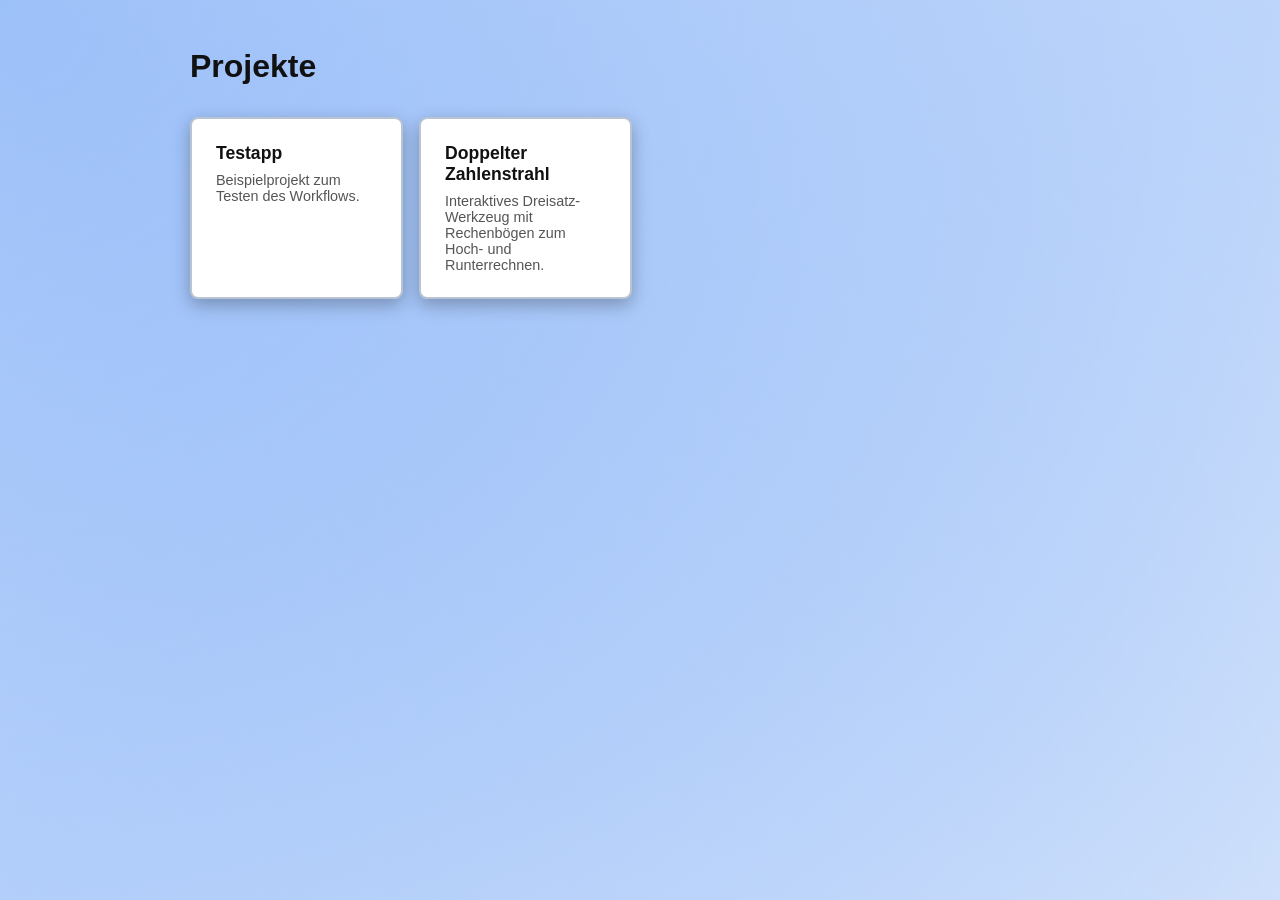
<file: index.html>
<!DOCTYPE html>
<html lang="de">
<head>
  <meta charset="UTF-8">
  <meta name="viewport" content="width=device-width, initial-scale=1.0">
  <meta name="robots" content="noindex, nofollow">
  <title>Webapps</title>
  <style>
    :root {
      color-scheme: light;
    }

    html {
      min-height: 100vh;
      background:
        radial-gradient(circle at top left, rgba(59, 130, 246, 0.4), transparent),
        radial-gradient(circle at top right, rgba(59, 130, 246, 0.22), transparent),
        radial-gradient(circle at bottom left, rgba(59, 130, 246, 0.22), transparent),
        radial-gradient(circle at bottom right, rgba(59, 130, 246, 0.1), transparent),
        #f7fafc;
    }

    body {
      font-family: sans-serif;
      max-width: 900px;
      margin: 3rem auto;
      padding: 0 1rem;
      color: #111;
    }

    h1 {
      margin-bottom: 2rem;
    }

    .kacheln {
      display: grid;
      grid-template-columns: repeat(auto-fill, minmax(200px, 1fr));
      gap: 1rem;
    }

    .kachel {
      display: block;
      padding: 1.5rem;
      border: 2px solid #b8c4d4;
      border-radius: 8px;
      background: #fff;
      text-decoration: none;
      color: inherit;
      box-shadow: 0 6px 18px rgba(0, 0, 0, 0.28);
      transition: box-shadow 0.15s ease;
    }

    .kachel:hover {
      box-shadow: 0 8px 22px rgba(0, 0, 0, 0.34);
    }

    .kachel h2 {
      margin: 0 0 0.5rem 0;
      font-size: 1.1rem;
    }

    .kachel p {
      margin: 0;
      font-size: 0.9rem;
      color: #555;
    }
  </style>
</head>
<body>
  <h1>Projekte</h1>

  <div class="kacheln">
    <a class="kachel" href="test-app/">
      <h2>Testapp</h2>
      <p>Beispielprojekt zum Testen des Workflows.</p>
    </a>
    <a class="kachel" href="Doppelter Zahlenstrahl/">
      <h2>Doppelter Zahlenstrahl</h2>
      <p>Interaktives Dreisatz-Werkzeug mit Rechenbögen zum Hoch- und Runterrechnen.</p>
    </a>
  </div>
</body>
</html>
</file>
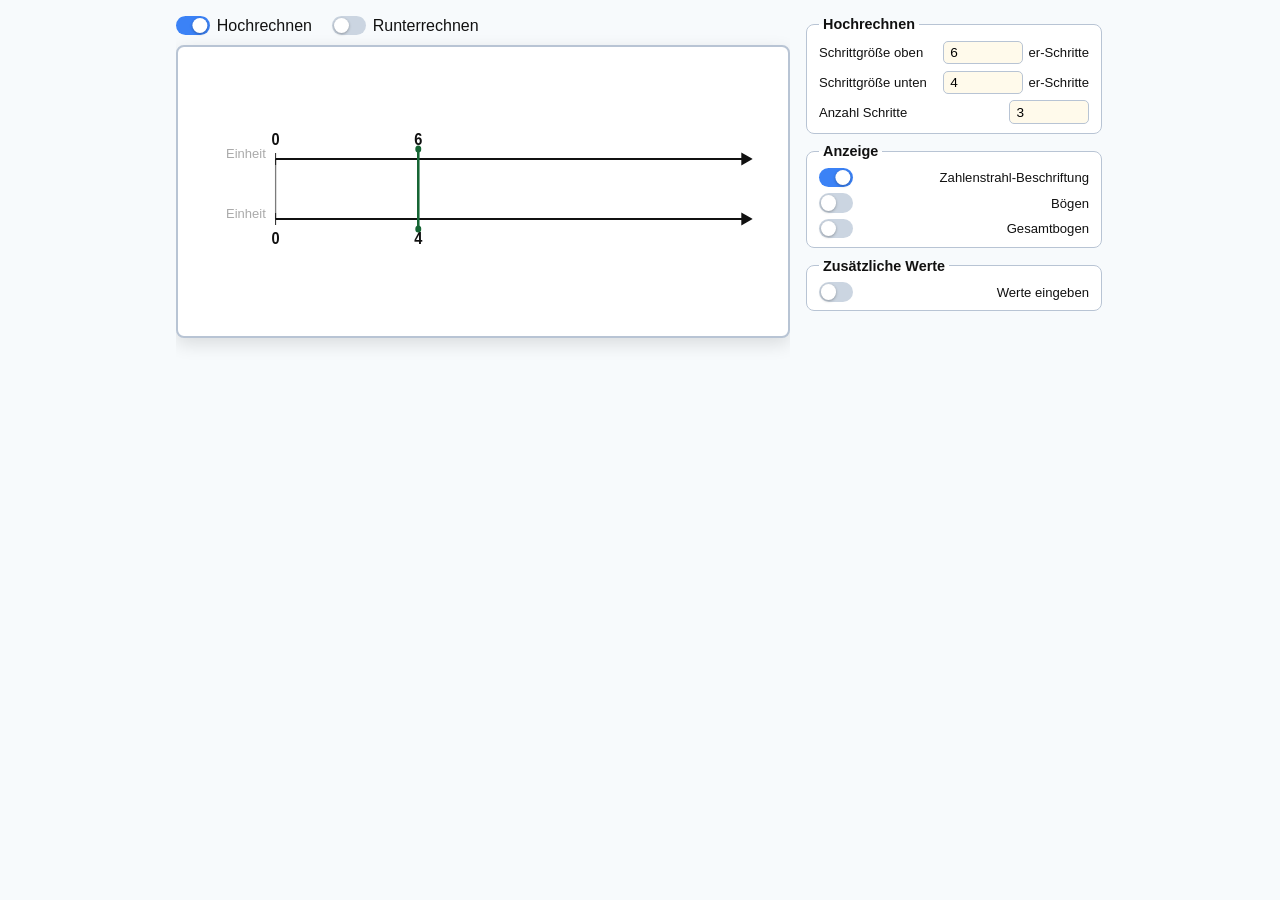
<file: Doppelter Zahlenstrahl/index.html>
<!DOCTYPE html>
<html lang="de">
<head>
  <meta charset="UTF-8">
  <meta name="viewport" content="width=device-width, initial-scale=1.0">
  <meta name="robots" content="noindex, nofollow">
  <title>Doppelter Zahlenstrahl</title>
  <link rel="stylesheet" href="style.css">
</head>
<body>
  <div class="layout">
    <div class="hauptbereich">
      <div class="modus-umschalter">
        <label class="switch-row">
          <span class="switch">
            <input type="checkbox" id="modus-hoch" checked>
            <span class="slider"></span>
          </span>
          Hochrechnen
        </label>
        <label class="switch-row">
          <span class="switch">
            <input type="checkbox" id="modus-runter">
            <span class="slider"></span>
          </span>
          Runterrechnen
        </label>
      </div>

      <div class="strahl-karte">
        <svg id="strahl-svg" viewBox="0 0 685 265" preserveAspectRatio="none" role="img" aria-label="Doppelter Zahlenstrahl"></svg>
        <textarea id="einheit-oben-feld" class="einheit-feld" placeholder="Einheit" rows="2" aria-label="Einheit oben"></textarea>
        <textarea id="einheit-unten-feld" class="einheit-feld" placeholder="Einheit" rows="2" aria-label="Einheit unten"></textarea>
        <p id="fehler" class="fehler" hidden></p>
      </div>
    </div>

    <div class="panel">
      <fieldset id="hoch-felder" class="feldgruppe">
        <legend>Hochrechnen</legend>
        <label>Schrittgröße oben
          <span class="zahl-mit-einheit">
            <input type="number" id="hoch-step-top" value="6" min="0" step="1"> er-Schritte
          </span>
        </label>
        <label>Schrittgröße unten
          <span class="zahl-mit-einheit">
            <input type="number" id="hoch-step-bottom" value="4" min="0" step="1"> er-Schritte
          </span>
        </label>
        <label>Anzahl Schritte
          <input type="number" id="hoch-count" value="3" min="1" max="60" step="1">
        </label>
      </fieldset>

      <fieldset id="runter-felder" class="feldgruppe" hidden>
        <legend>Runterrechnen</legend>
        <label>Zielwert oben
          <input type="number" id="runter-target-top" value="18">
        </label>
        <label>Zielwert unten
          <input type="number" id="runter-target-bottom" value="12">
        </label>

        <div class="radio-gruppe">
          <label><input type="radio" name="runter-modus" value="anzahl" checked> Anzahl Schritte</label>
          <label><input type="radio" name="runter-modus" value="groesse"> Größe der Schritte</label>
        </div>

        <div id="runter-anzahl-feld">
          <label>Anzahl Schritte
            <input type="number" id="runter-count" value="3" min="1" max="60" step="1">
          </label>
        </div>
        <div id="runter-groesse-felder" hidden>
          <label>Schrittgröße oben
            <span class="zahl-mit-einheit">
              <input type="number" id="runter-step-top" value="6" min="0" step="1"> er-Schritte
            </span>
          </label>
          <label>Schrittgröße unten
            <span class="zahl-mit-einheit">
              <input type="number" id="runter-step-bottom" value="4" min="0" step="1"> er-Schritte
            </span>
          </label>
        </div>
      </fieldset>

      <fieldset class="feldgruppe">
        <legend>Anzeige</legend>
        <label class="switch-row">
          <span class="switch"><input type="checkbox" id="toggle-achsen" checked><span class="slider"></span></span>
          Zahlenstrahl-Beschriftung
        </label>
        <label class="switch-row">
          <span class="switch"><input type="checkbox" id="toggle-boegen"><span class="slider"></span></span>
          Bögen
        </label>
        <label class="switch-row einrueckung" id="boegen-label-row" hidden>
          <span class="switch"><input type="checkbox" id="toggle-boegen-label" checked><span class="slider"></span></span>
          Bögen-Beschriftung
        </label>
        <label class="switch-row" id="gesamtbogen-row">
          <span class="switch"><input type="checkbox" id="toggle-gesamtbogen"><span class="slider"></span></span>
          Gesamtbogen
        </label>
        <label class="switch-row einrueckung" id="gesamtbogen-label-row">
          <span class="switch"><input type="checkbox" id="toggle-gesamtbogen-label" checked><span class="slider"></span></span>
          Bögen-Beschriftung
        </label>
      </fieldset>

      <fieldset class="feldgruppe">
        <legend>Zusätzliche Werte</legend>
        <label class="switch-row">
          <span class="switch"><input type="checkbox" id="toggle-werte"><span class="slider"></span></span>
          Werte eingeben
        </label>
        <div id="werte-liste" hidden></div>
        <button type="button" id="werte-hinzufuegen" hidden>+ weitere Werte hinzufügen</button>
      </fieldset>
    </div>
  </div>

  <script src="script.js"></script>
</body>
</html>
</file>
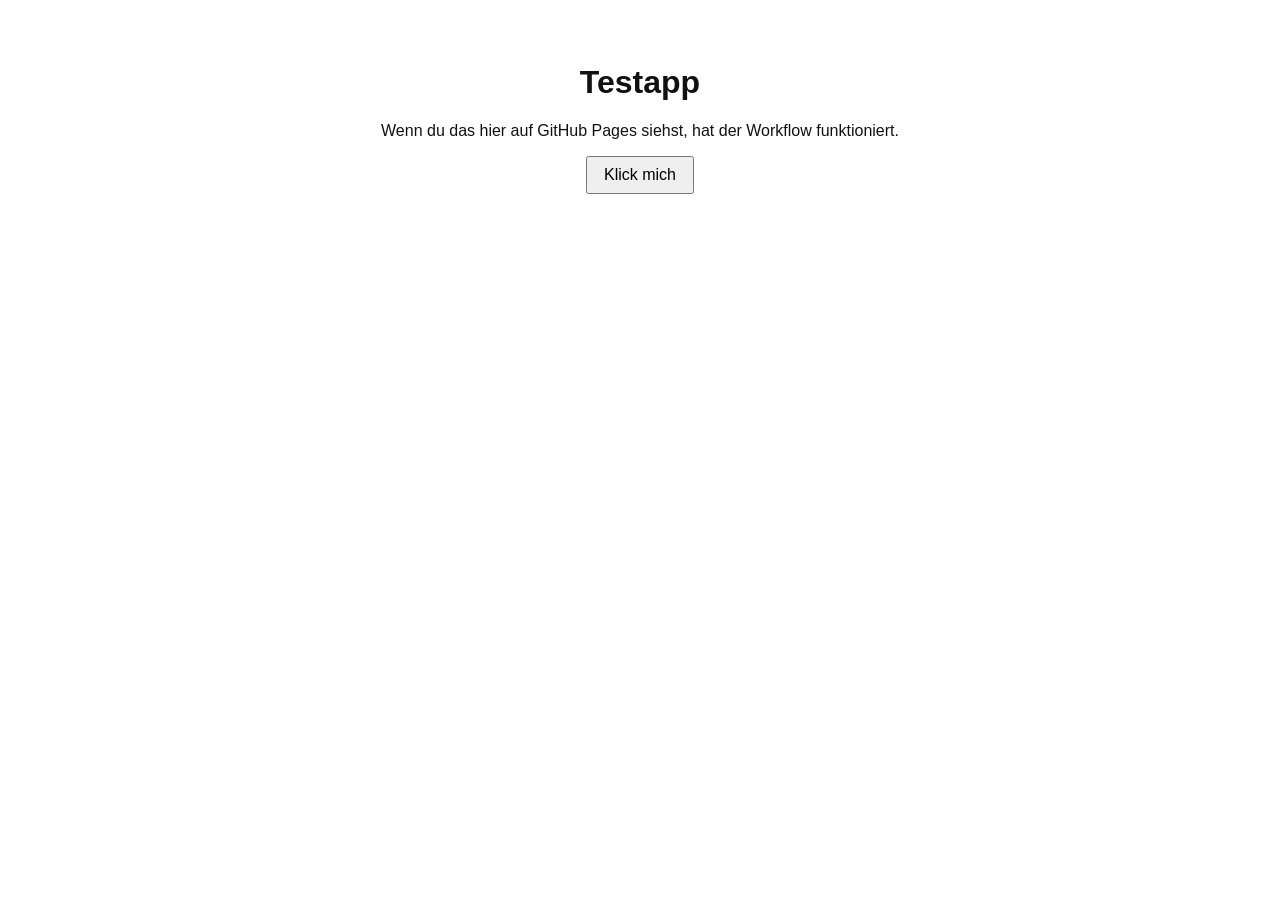
<file: test-app/index.html>
<!DOCTYPE html>
<html lang="de">
<head>
  <meta charset="UTF-8">
  <meta name="viewport" content="width=device-width, initial-scale=1.0">
  <meta name="robots" content="noindex, nofollow">
  <title>Testapp</title>
  <link rel="stylesheet" href="style.css">
</head>
<body>
  <h1>Testapp</h1>
  <p>Wenn du das hier auf GitHub Pages siehst, hat der Workflow funktioniert.</p>
  <button id="klick-mich">Klick mich</button>
  <p id="ausgabe"></p>

  <script src="script.js"></script>
</body>
</html>
</file>
<file: Doppelter Zahlenstrahl/style.css>
:root {
  color-scheme: light;
  --akzent: #3b82f6;
  --akzent-dunkel: #1d4ed8;
  --gesamtbogen-farbe: #db2777;
  --werte-farbe: #16a34a;
  --markierung-farbe: #166534;
  --fehler-farbe: #dc2626;
  --rand: #b8c4d4;
  --text: #111;
  --text-schwach: #555;
}

* {
  box-sizing: border-box;
}

[hidden] {
  display: none !important;
}

html {
  height: 100%;
  background: #f7fafc;
}

/* Feste Hoehe statt mitwachsender Seite: die App fuellt immer genau die
   Hoehe ihres Containers (z.B. eines iframes in Moodle) und scrollt bei
   Bedarf intern, statt dass Inhalt im iframe abgeschnitten wird - so muss
   man beim Einbetten nicht auf eine "richtige" Groesse achten. */
body {
  height: 100%;
  font-family: sans-serif;
  max-width: 960px;
  margin: 0 auto;
  padding: 1rem;
  color: var(--text);
  display: flex;
  flex-direction: column;
  overflow: hidden;
}

.layout {
  display: flex;
  flex-direction: column;
  gap: 0.85rem;
  flex: 1 1 auto;
  min-height: 0;
  overflow-y: auto;
}

.hauptbereich {
  display: flex;
  flex-direction: column;
  gap: 0.6rem;
  min-width: 0;
}

@media (min-width: 800px) {
  .layout {
    flex-direction: row;
    overflow-y: hidden;
  }

  .hauptbereich {
    flex: 1 1 auto;
    overflow-y: auto;
  }

  .panel {
    flex: 0 0 300px;
    overflow-y: auto;
  }
}

.modus-umschalter {
  display: flex;
  gap: 1.25rem;
  flex-wrap: wrap;
}

.strahl-karte {
  position: relative;
  background: #fff;
  border: 2px solid var(--rand);
  border-radius: 8px;
  box-shadow: 0 6px 18px rgba(0, 0, 0, 0.12);
  padding: 0.75rem;
  /* immer "scroll" statt "auto": der Platz fuer die Scrollleiste bleibt so
     immer reserviert, auch wenn gerade nicht gescrollt werden muss - sonst
     springt beim Erscheinen/Verschwinden der Leiste alles darunter. */
  overflow-x: scroll;
}

#strahl-svg {
  width: 100%;
  height: 265px;
  display: block;
}

/* Direkt anklickbares Eingabefeld links neben jeder Linie fuer die Einheit
   (z.B. "kg"), liegt ueber der SVG statt als gezeichnetes Label - dadurch
   kann man direkt hineinklicken und tippen, mit nativem Zeilenumbruch. */
.einheit-feld {
  position: absolute;
  resize: none;
  border: 1px dashed transparent;
  border-radius: 4px;
  background: transparent;
  font-family: sans-serif;
  font-size: 13px;
  color: var(--text-schwach);
  text-align: right;
  padding: 2px 4px;
  line-height: 1.15;
  overflow: hidden;
  word-break: break-word;
}

.einheit-feld:hover,
.einheit-feld:focus {
  border-color: var(--rand);
  background: #fffaeb;
  outline: none;
}

.einheit-feld::placeholder {
  color: #aaa;
}

.fehler {
  position: absolute;
  left: 0.75rem;
  right: 0.75rem;
  bottom: 0.75rem;
  margin: 0;
  padding: 0.5rem 0.8rem;
  background: #fef2f2;
  border: 1px solid var(--fehler-farbe);
  color: var(--fehler-farbe);
  border-radius: 6px;
  font-size: 0.85rem;
}

.panel {
  display: flex;
  flex-direction: column;
  gap: 0.6rem;
}

.feldgruppe {
  background: #fff;
  border: 1px solid var(--rand);
  border-radius: 8px;
  padding: 0.55rem 0.75rem;
  display: flex;
  flex-direction: column;
  gap: 0.4rem;
  /* gleiche Mindestbreite wie die inhaltlich breiteste Kachel (Hochrechnen),
     damit alle Kacheln gleichzeitig horizontal scrollen muessen statt
     Hochrechnen als erste. */
  min-width: 292px;
}

.feldgruppe legend {
  font-weight: bold;
  font-size: 0.9rem;
  padding: 0 0.25rem;
}

.feldgruppe label {
  display: flex;
  align-items: center;
  justify-content: space-between;
  gap: 0.6rem;
  font-size: 0.82rem;
}

.feldgruppe input[type="number"],
.feldgruppe input[type="text"] {
  width: 5rem;
  padding: 0.2rem 0.4rem;
  border: 1px solid var(--rand);
  border-radius: 5px;
  background: #fffaeb;
  font-size: 0.85rem;
}

.zahl-mit-einheit {
  display: flex;
  align-items: center;
  gap: 0.35rem;
  white-space: nowrap;
}

.zahl-mit-einheit input {
  width: 3.8rem;
}

.radio-gruppe {
  display: flex;
  gap: 0.85rem;
  font-size: 0.82rem;
  justify-content: flex-start;
}

.radio-gruppe label {
  display: flex;
  align-items: center;
  gap: 0.35rem;
}

.switch-row {
  display: flex;
  align-items: center;
  gap: 0.45rem;
  cursor: pointer;
  user-select: none;
}

.switch-row.einrueckung {
  margin-left: 1.1rem;
  font-size: 0.78rem;
  color: var(--text-schwach);
}

.switch {
  position: relative;
  display: inline-block;
  width: 2.1rem;
  height: 1.2rem;
  flex-shrink: 0;
}

.switch input {
  opacity: 0;
  width: 0;
  height: 0;
}

.switch .slider {
  position: absolute;
  inset: 0;
  background: #cbd5e1;
  border-radius: 999px;
  transition: background 0.15s ease;
}

.switch .slider::before {
  content: "";
  position: absolute;
  height: 0.95rem;
  width: 0.95rem;
  left: 0.125rem;
  top: 0.125rem;
  background: #fff;
  border-radius: 50%;
  transition: transform 0.15s ease;
  box-shadow: 0 1px 3px rgba(0, 0, 0, 0.3);
}

.switch input:checked + .slider {
  background: var(--akzent);
}

.switch input:checked + .slider::before {
  transform: translateX(0.9rem);
}

#werte-liste {
  display: flex;
  flex-direction: column;
  gap: 0.35rem;
}

.werte-zeile {
  display: flex;
  align-items: center;
  gap: 0.4rem;
  flex-wrap: wrap;
}

.werte-zeile label {
  display: flex;
  align-items: center;
  gap: 0.3rem;
  font-size: 0.8rem;
}

.werte-zeile input {
  width: 3.8rem;
  padding: 0.2rem 0.35rem;
  border: 1px solid var(--rand);
  border-radius: 5px;
  background: #f0fdf4;
}

.werte-entfernen {
  border: none;
  background: none;
  color: var(--fehler-farbe);
  cursor: pointer;
  font-size: 1rem;
  line-height: 1;
  padding: 0.15rem 0.35rem;
}

#werte-hinzufuegen {
  align-self: flex-start;
  border: 1px solid var(--akzent);
  background: #eff6ff;
  color: var(--akzent-dunkel);
  border-radius: 6px;
  padding: 0.3rem 0.65rem;
  cursor: pointer;
  font-size: 0.8rem;
}

#werte-hinzufuegen:hover {
  background: #dbeafe;
}

svg text {
  font-family: sans-serif;
  fill: var(--text);
}

svg .achse {
  stroke: var(--text);
  stroke-width: 2;
}

svg .gitterlinie {
  stroke: var(--text);
  stroke-width: 1;
}

svg .verbindung {
  stroke: var(--text);
  stroke-width: 1.5;
  opacity: 0.55;
}

svg .markierungslinie {
  stroke: var(--markierung-farbe);
  stroke-width: 3;
  cursor: ew-resize;
}

svg .markierungslinie-hitbox {
  fill: none;
  stroke: transparent;
  cursor: ew-resize;
  pointer-events: stroke;
}

svg .markierungslinie-griff {
  fill: var(--markierung-farbe);
  cursor: ew-resize;
}

svg .achsen-label {
  font-size: 17px;
  font-weight: 600;
  fill: var(--text);
}

svg .bogen {
  fill: none;
  stroke: var(--akzent);
  stroke-width: 1.5;
}

svg .bogen-label {
  font-size: 14px;
  font-weight: 600;
  fill: var(--akzent-dunkel);
}

svg .gesamtbogen {
  fill: none;
  stroke: var(--gesamtbogen-farbe);
  stroke-width: 1.5;
}

svg .gesamtbogen-label {
  font-size: 15px;
  fill: var(--gesamtbogen-farbe);
  font-weight: bold;
}

svg .wert-marker {
  fill: var(--werte-farbe);
}

svg .wert-verbindung {
  stroke: var(--werte-farbe);
  stroke-width: 2;
}

svg .wert-label {
  font-size: 11px;
  fill: var(--werte-farbe);
  font-weight: bold;
}

svg .ziel-label {
  font-size: 12px;
  fill: var(--text-schwach);
}
</file>
<file: test-app/style.css>
:root {
  color-scheme: light;
}

body {
  font-family: sans-serif;
  max-width: 600px;
  margin: 4rem auto;
  text-align: center;
  background: #fff;
  color: #111;
}

button {
  padding: 0.5rem 1rem;
  font-size: 1rem;
  cursor: pointer;
}
</file>
